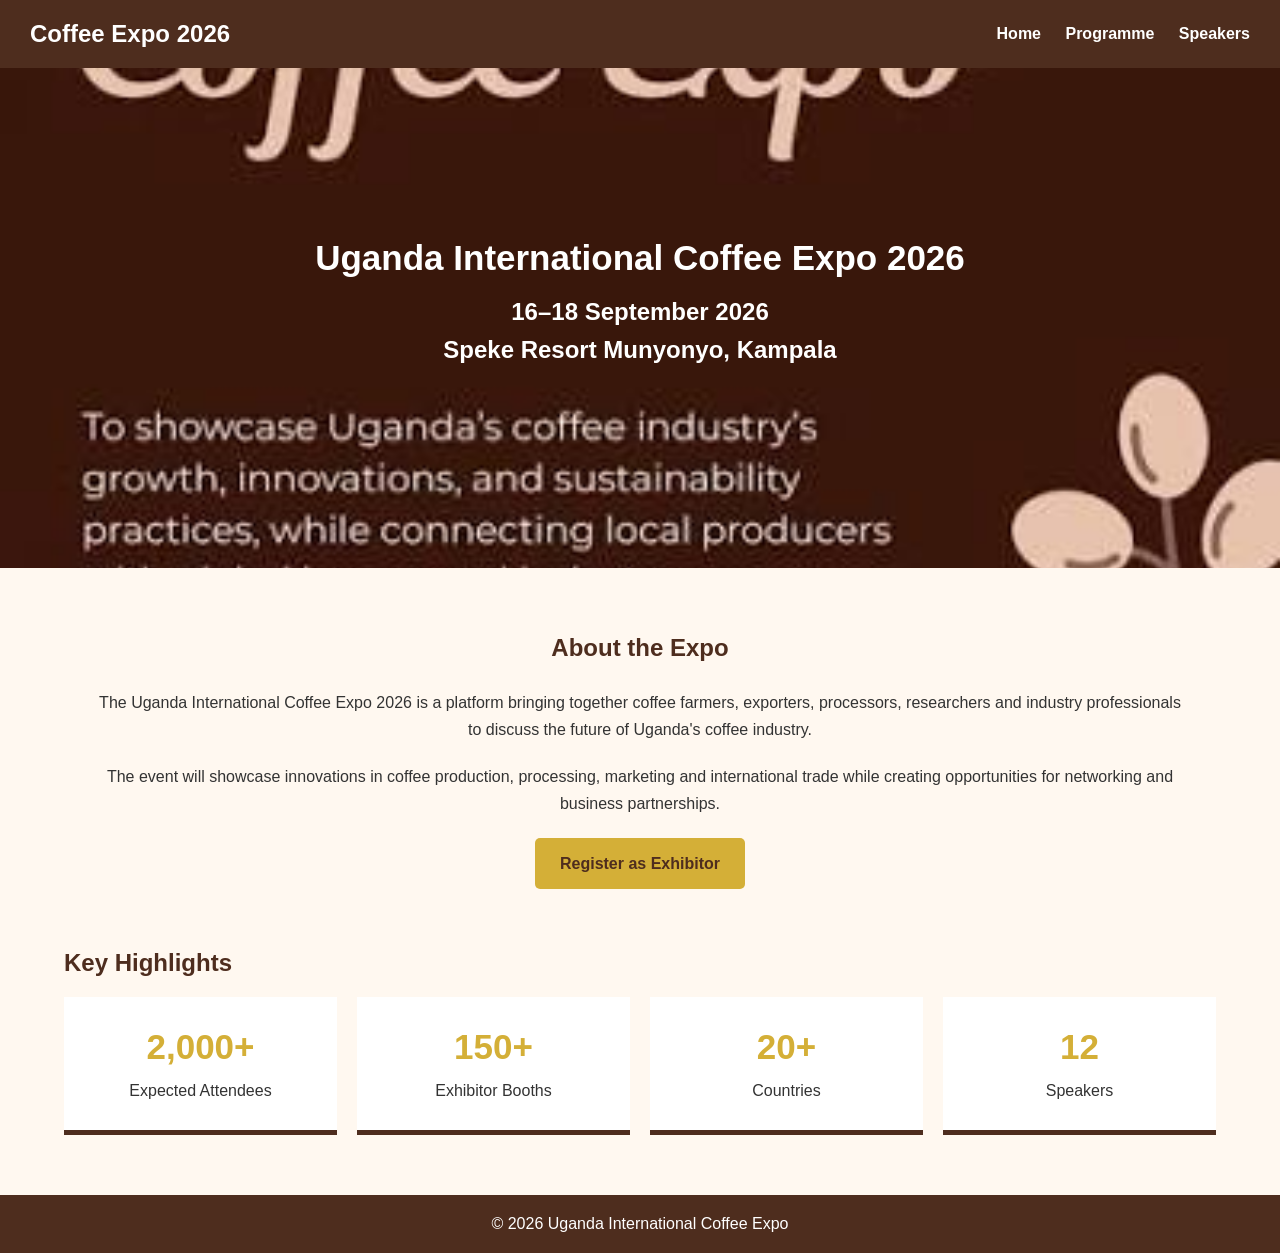
<file: index.html>
<!DOCTYPE html>
<html lang="en">

<head>
    <meta charset="UTF-8">
    <meta name="viewport" content="width=device-width, initial-scale=1.0">

    <title>Uganda International Coffee Expo 2026</title>

    <link rel="stylesheet" href="expo.css">
</head>

<body>

    <!-- Navigation -->
    <nav class="navbar">

        <h2>Coffee Expo 2026</h2>

        <div>
            <a href="index.html">Home</a>
            <a href="programme.html">Programme</a>
            <a href="speakers.html">Speakers</a>
        </div>

    </nav>

    <!-- Hero banner -->
    <header class="hero">

        <img src="Images/expo-banner.jpeg" alt="Uganda International Coffee Expo">

        <div class="hero-text">

            <h1>Uganda International Coffee Expo 2026</h1>

            <h2>16–18 September 2026</h2>

            <h2>Speke Resort Munyonyo, Kampala</h2>

        </div>

    </header>

    <!-- Overview -->
    <main>

        <section class="overview">

            <h2>About the Expo</h2>

            <p>
                The Uganda International Coffee Expo 2026 is a
                platform bringing together coffee farmers,
                exporters, processors, researchers and industry
                professionals to discuss the future of Uganda's
                coffee industry.
            </p>

            <p>
                The event will showcase innovations in coffee
                production, processing, marketing and international
                trade while creating opportunities for networking
                and business partnerships.
            </p>

            <a href="exhibitors.html" class="btn">
                Register as Exhibitor
            </a>

        </section>

        <!-- Key Highlights -->
        <section class="highlights">

            <h2>Key Highlights</h2>

            <div class="highlight-container">

                <div class="highlight-card">
                    <h3>2,000+</h3>
                    <p>Expected Attendees</p>
                </div>

                <div class="highlight-card">
                    <h3>150+</h3>
                    <p>Exhibitor Booths</p>
                </div>

                <div class="highlight-card">
                    <h3>20+</h3>
                    <p>Countries</p>
                </div>

                <div class="highlight-card">
                    <h3>12</h3>
                    <p>Speakers</p>
                </div>

            </div>

        </section>

    </main>

    <footer>
        <p>&copy; 2026 Uganda International Coffee Expo</p>
    </footer>

</body>
</html>
</file>
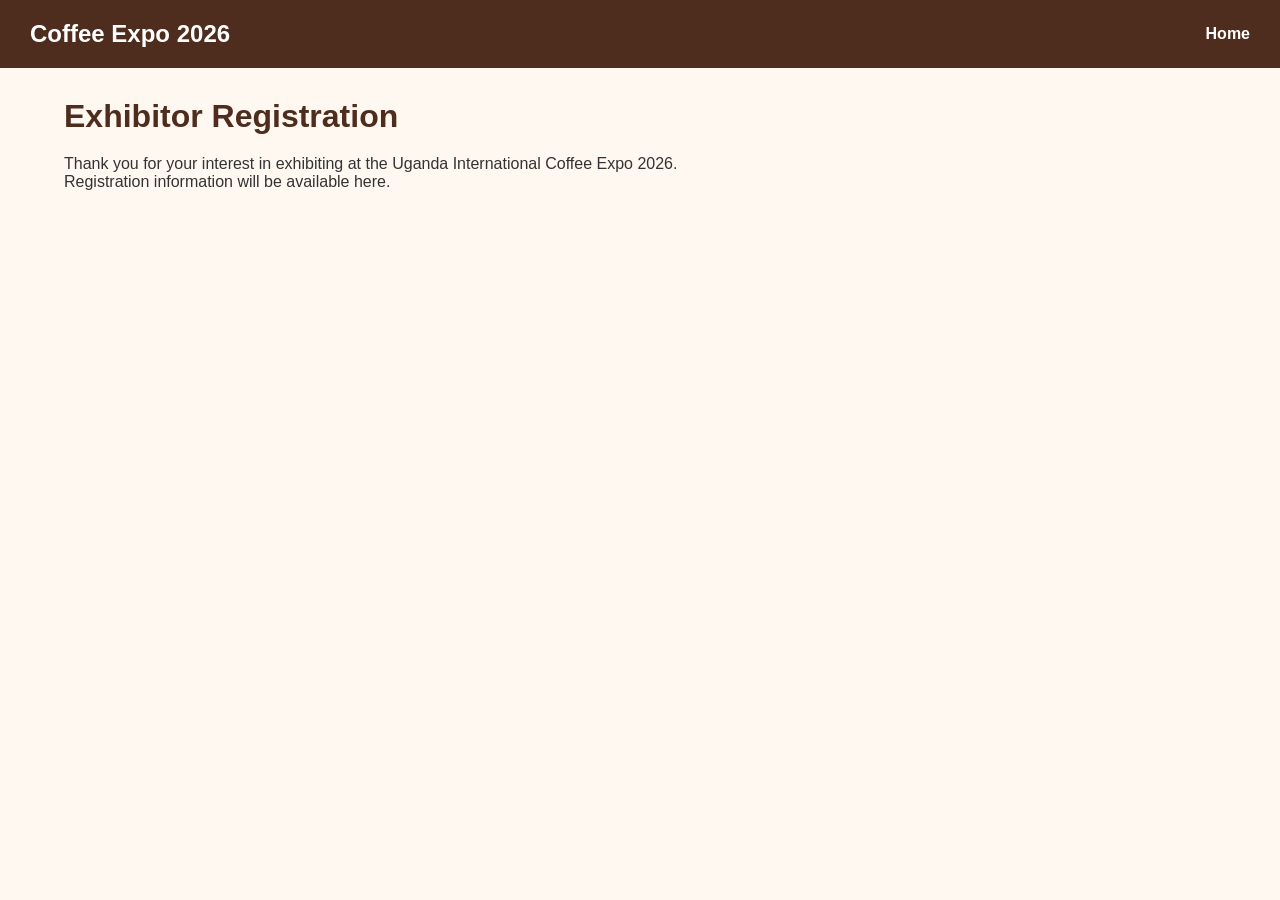
<file: exhibitors.html>
<!DOCTYPE html>
<html lang="en">
<head>
    <meta charset="UTF-8">
    <title>Exhibitor Registration</title>
    <link rel="stylesheet" href="expo.css">
</head>

<body>

    <nav class="navbar">
        <h2>Coffee Expo 2026</h2>
        <a href="index.html">Home</a>
    </nav>

    <main>
        <h1>Exhibitor Registration</h1>
        <p>Thank you for your interest in exhibiting at the Uganda International Coffee Expo 2026.</p>
        <p>Registration information will be available here.</p>
    </main>

</body>
</html>
</file>
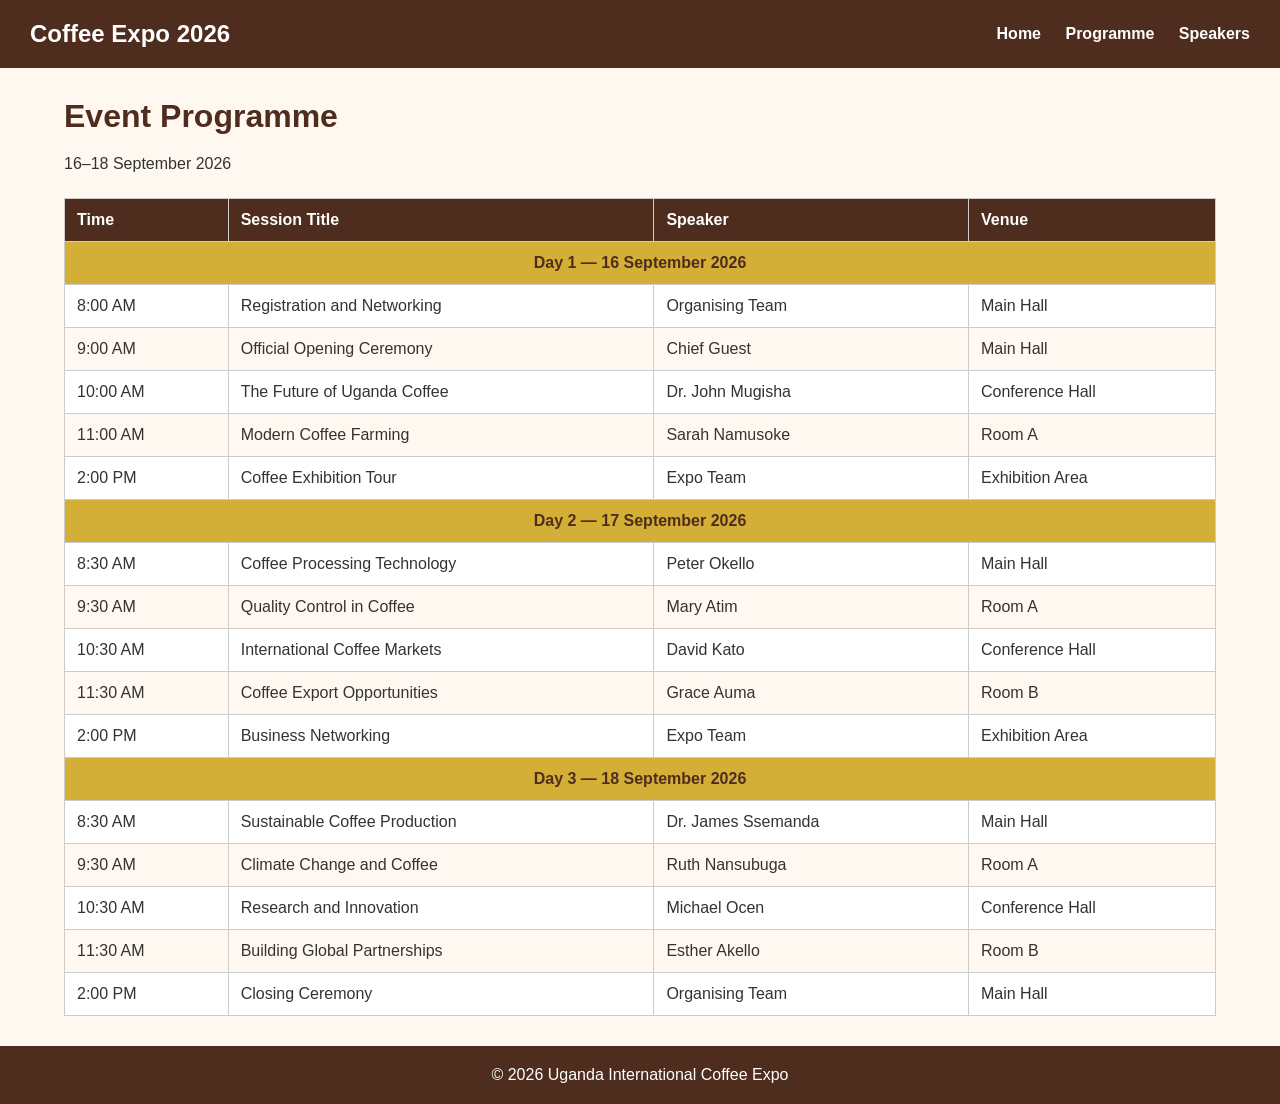
<file: programme.html>
<!DOCTYPE html>
<html lang="en">

<head>
    <meta charset="UTF-8">
    <meta name="viewport" content="width=device-width, initial-scale=1.0">

    <title>Coffee Expo Programme</title>

    <link rel="stylesheet" href="expo.css">
</head>

<body>

    <nav class="navbar">

        <h2>Coffee Expo 2026</h2>

        <div>
            <a href="index.html">Home</a>
            <a href="programme.html">Programme</a>
            <a href="speakers.html">Speakers</a>
        </div>

    </nav>

    <main>

        <h1>Event Programme</h1>

        <p>16–18 September 2026</p>

        <table>

            <thead>
                <tr>
                    <th>Time</th>
                    <th>Session Title</th>
                    <th>Speaker</th>
                    <th>Venue</th>
                </tr>
            </thead>

            <tbody>

                <!-- DAY 1 -->
                <tr class="day-header">
                    <td colspan="4">Day 1 — 16 September 2026</td>
                </tr>

                <tr>
                    <td>8:00 AM</td>
                    <td>Registration and Networking</td>
                    <td>Organising Team</td>
                    <td>Main Hall</td>
                </tr>

                <tr>
                    <td>9:00 AM</td>
                    <td>Official Opening Ceremony</td>
                    <td>Chief Guest</td>
                    <td>Main Hall</td>
                </tr>

                <tr>
                    <td>10:00 AM</td>
                    <td>The Future of Uganda Coffee</td>
                    <td>Dr. John Mugisha</td>
                    <td>Conference Hall</td>
                </tr>

                <tr>
                    <td>11:00 AM</td>
                    <td>Modern Coffee Farming</td>
                    <td>Sarah Namusoke</td>
                    <td>Room A</td>
                </tr>

                <tr>
                    <td>2:00 PM</td>
                    <td>Coffee Exhibition Tour</td>
                    <td>Expo Team</td>
                    <td>Exhibition Area</td>
                </tr>

                <!-- DAY 2 -->
                <tr class="day-header">
                    <td colspan="4">Day 2 — 17 September 2026</td>
                </tr>

                <tr>
                    <td>8:30 AM</td>
                    <td>Coffee Processing Technology</td>
                    <td>Peter Okello</td>
                    <td>Main Hall</td>
                </tr>

                <tr>
                    <td>9:30 AM</td>
                    <td>Quality Control in Coffee</td>
                    <td>Mary Atim</td>
                    <td>Room A</td>
                </tr>

                <tr>
                    <td>10:30 AM</td>
                    <td>International Coffee Markets</td>
                    <td>David Kato</td>
                    <td>Conference Hall</td>
                </tr>

                <tr>
                    <td>11:30 AM</td>
                    <td>Coffee Export Opportunities</td>
                    <td>Grace Auma</td>
                    <td>Room B</td>
                </tr>

                <tr>
                    <td>2:00 PM</td>
                    <td>Business Networking</td>
                    <td>Expo Team</td>
                    <td>Exhibition Area</td>
                </tr>

                <!-- DAY 3 -->
                <tr class="day-header">
                    <td colspan="4">Day 3 — 18 September 2026</td>
                </tr>

                <tr>
                    <td>8:30 AM</td>
                    <td>Sustainable Coffee Production</td>
                    <td>Dr. James Ssemanda</td>
                    <td>Main Hall</td>
                </tr>

                <tr>
                    <td>9:30 AM</td>
                    <td>Climate Change and Coffee</td>
                    <td>Ruth Nansubuga</td>
                    <td>Room A</td>
                </tr>

                <tr>
                    <td>10:30 AM</td>
                    <td>Research and Innovation</td>
                    <td>Michael Ocen</td>
                    <td>Conference Hall</td>
                </tr>

                <tr>
                    <td>11:30 AM</td>
                    <td>Building Global Partnerships</td>
                    <td>Esther Akello</td>
                    <td>Room B</td>
                </tr>

                <tr>
                    <td>2:00 PM</td>
                    <td>Closing Ceremony</td>
                    <td>Organising Team</td>
                    <td>Main Hall</td>
                </tr>

            </tbody>

        </table>

    </main>

    <footer>
        <p>&copy; 2026 Uganda International Coffee Expo</p>
    </footer>

</body>
</html>
</file>
<file: expo.css>
/* General styling */

* {
    margin: 0;
    padding: 0;
    box-sizing: border-box;
}

body {
    font-family: Arial, sans-serif;
    background-color: #FFF8F0;
    color: #333333;
}

/* Navigation */

.navbar {
    background-color: #4E2D1E;
    color: white;
    display: flex;
    justify-content: space-between;
    align-items: center;
    padding: 20px 30px;
}

.navbar a {
    color: white;
    text-decoration: none;
    margin-left: 20px;
    font-weight: bold;
}

.navbar a:hover {
    color: #D4AF37;
}

/* Hero section */

.hero {
    position: relative;
    height: 500px;
}

.hero img {
    width: 100%;
    height: 500px;
    object-fit: cover;
}

.hero-text {
    position: absolute;
    top: 30%;
    width: 100%;
    text-align: center;
    color: white;
    padding: 20px;
}

.hero-text h1 {
    font-size: 35px;
    margin-bottom: 20px;
}

.hero-text h2 {
    margin-bottom: 10px;
}

/* Main content */

main {
    width: 90%;
    margin: 30px auto;
}

main h1,
main h2 {
    color: #4E2D1E;
    margin-bottom: 20px;
}

.overview {
    text-align: center;
    line-height: 1.7;
    padding: 30px;
}

.overview p {
    margin-bottom: 20px;
}

/* Buttons */

.btn {
    display: inline-block;
    background-color: #D4AF37;
    color: #4E2D1E;
    padding: 12px 25px;
    text-decoration: none;
    font-weight: bold;
    border-radius: 5px;
}

/* Highlights */

.highlights {
    padding: 30px 0;
}

.highlight-container {
    display: flex;
    gap: 20px;
}

.highlight-card {
    background-color: white;
    flex: 1;
    padding: 30px;
    text-align: center;
    border-bottom: 5px solid #4E2D1E;
}

.highlight-card h3 {
    color: #D4AF37;
    font-size: 35px;
    margin-bottom: 15px;
}

/* Tables */

table {
    width: 100%;
    border-collapse: collapse;
    margin: 25px 0;
    background-color: white;
}

th, td {
    border: 1px solid #cccccc;
    padding: 12px;
    text-align: left;
}

th {
    background-color: #4E2D1E;
    color: white;
}

.day-header td {
    background-color: #D4AF37;
    color: #4E2D1E;
    font-weight: bold;
    text-align: center;
}

/* Speaker cards */

.speaker-container {
    display: flex;
    flex-wrap: wrap;
    gap: 25px;
}

.speaker-card {
    width: calc(50% - 13px);
    background-color: white;
    padding: 20px;
    border-radius: 8px;
    box-shadow: 0 2px 5px #cccccc;
}

.speaker-card img {
    width: 100%;
    height: 200px;
    object-fit: cover;
    border-radius: 8px;
    margin-bottom: 15px;
}

.speaker-card h3 {
    color: #4E2D1E;
    margin-bottom: 10px;
}

.speaker-card p {
    margin-bottom: 10px;
    line-height: 1.5;
}

/* Alternating table rows */

tbody tr:nth-child(odd) {
    background-color: #FFF8F0;
}

tbody tr:nth-child(even) {
    background-color: white;
}

/* Call for Papers */

.call-papers {
    padding: 30px 0;
}

.call-papers p {
    line-height: 1.7;
    margin-bottom: 15px;
}

/* Footer */

footer {
    background-color: #4E2D1E;
    color: white;
    text-align: center;
    padding: 20px;
}

/* Responsive design */

@media (max-width: 768px) {

    .navbar {
        flex-direction: column;
        gap: 15px;
    }

    .highlight-container {
        flex-direction: column;
    }

    .speaker-card {
        width: 100%;
    }

    .hero-text h1 {
        font-size: 24px;
    }

    main {
        width: 95%;
    }
}
</file>
